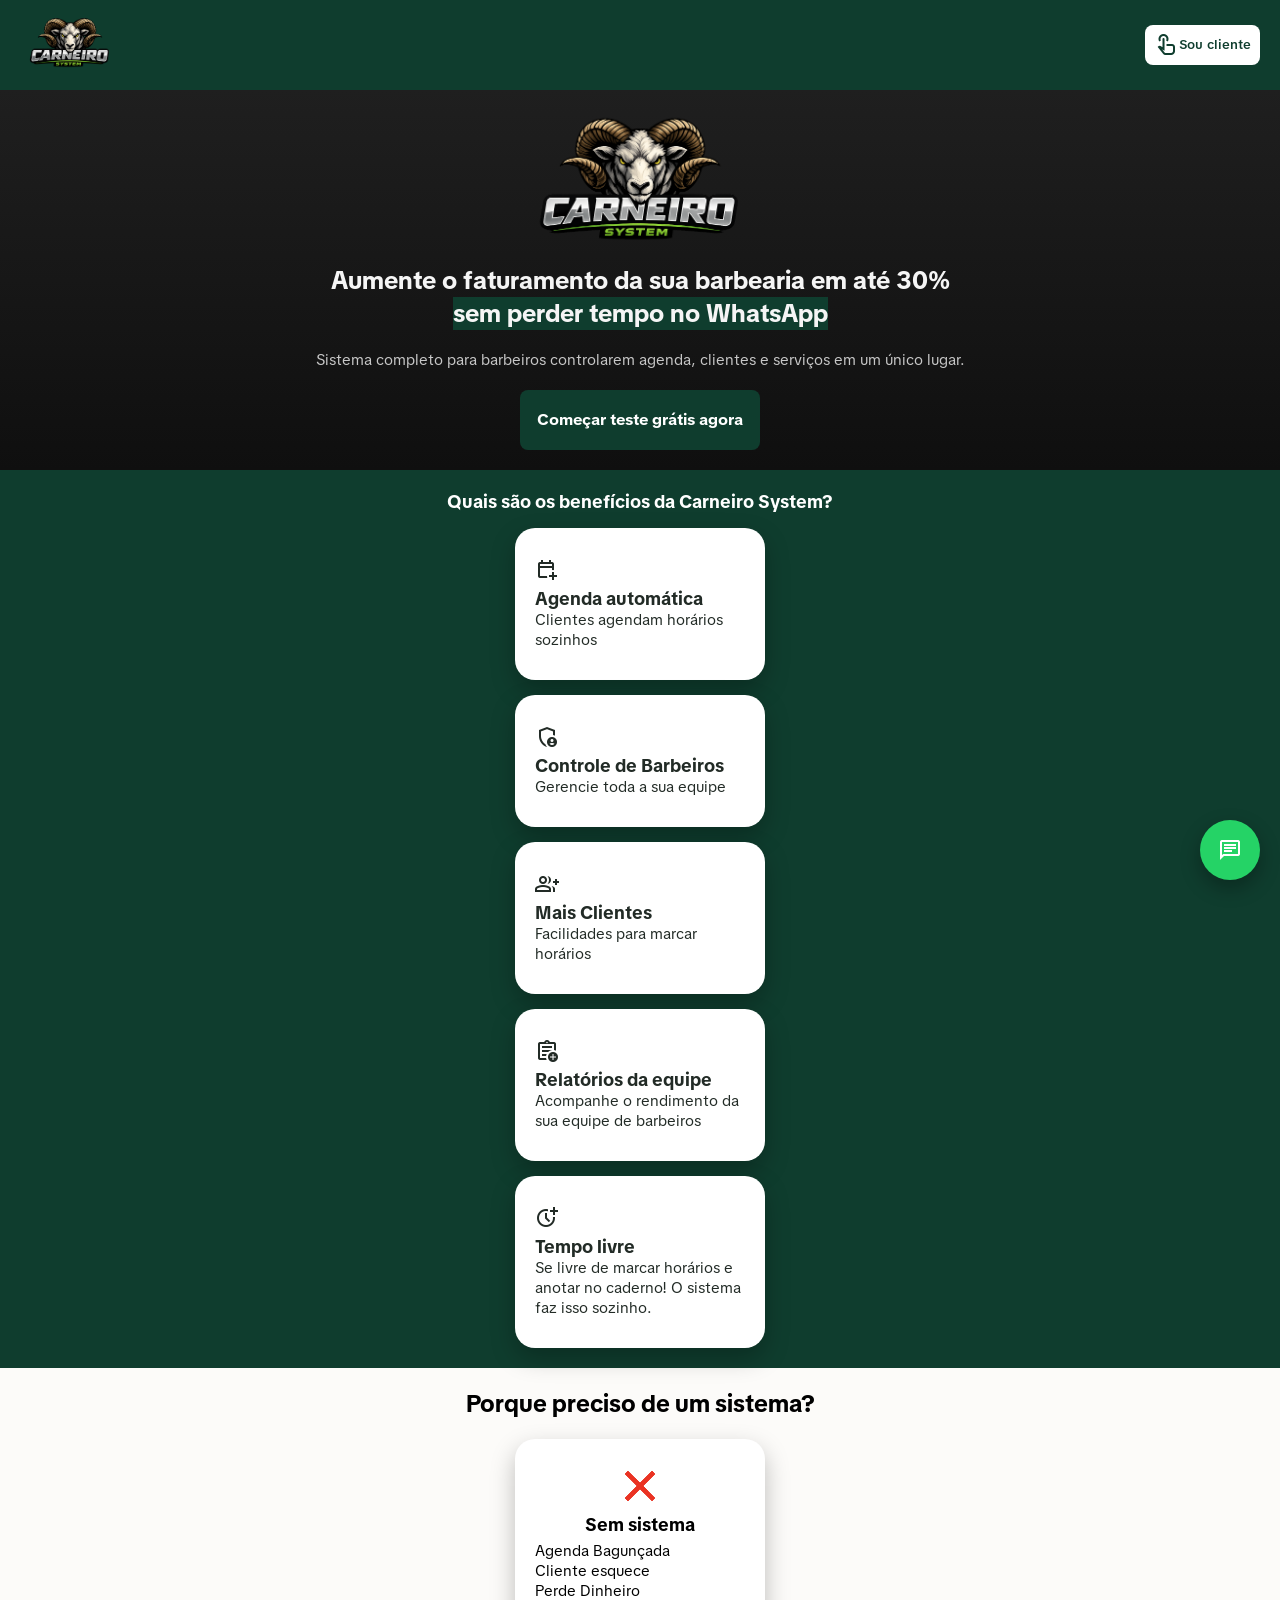
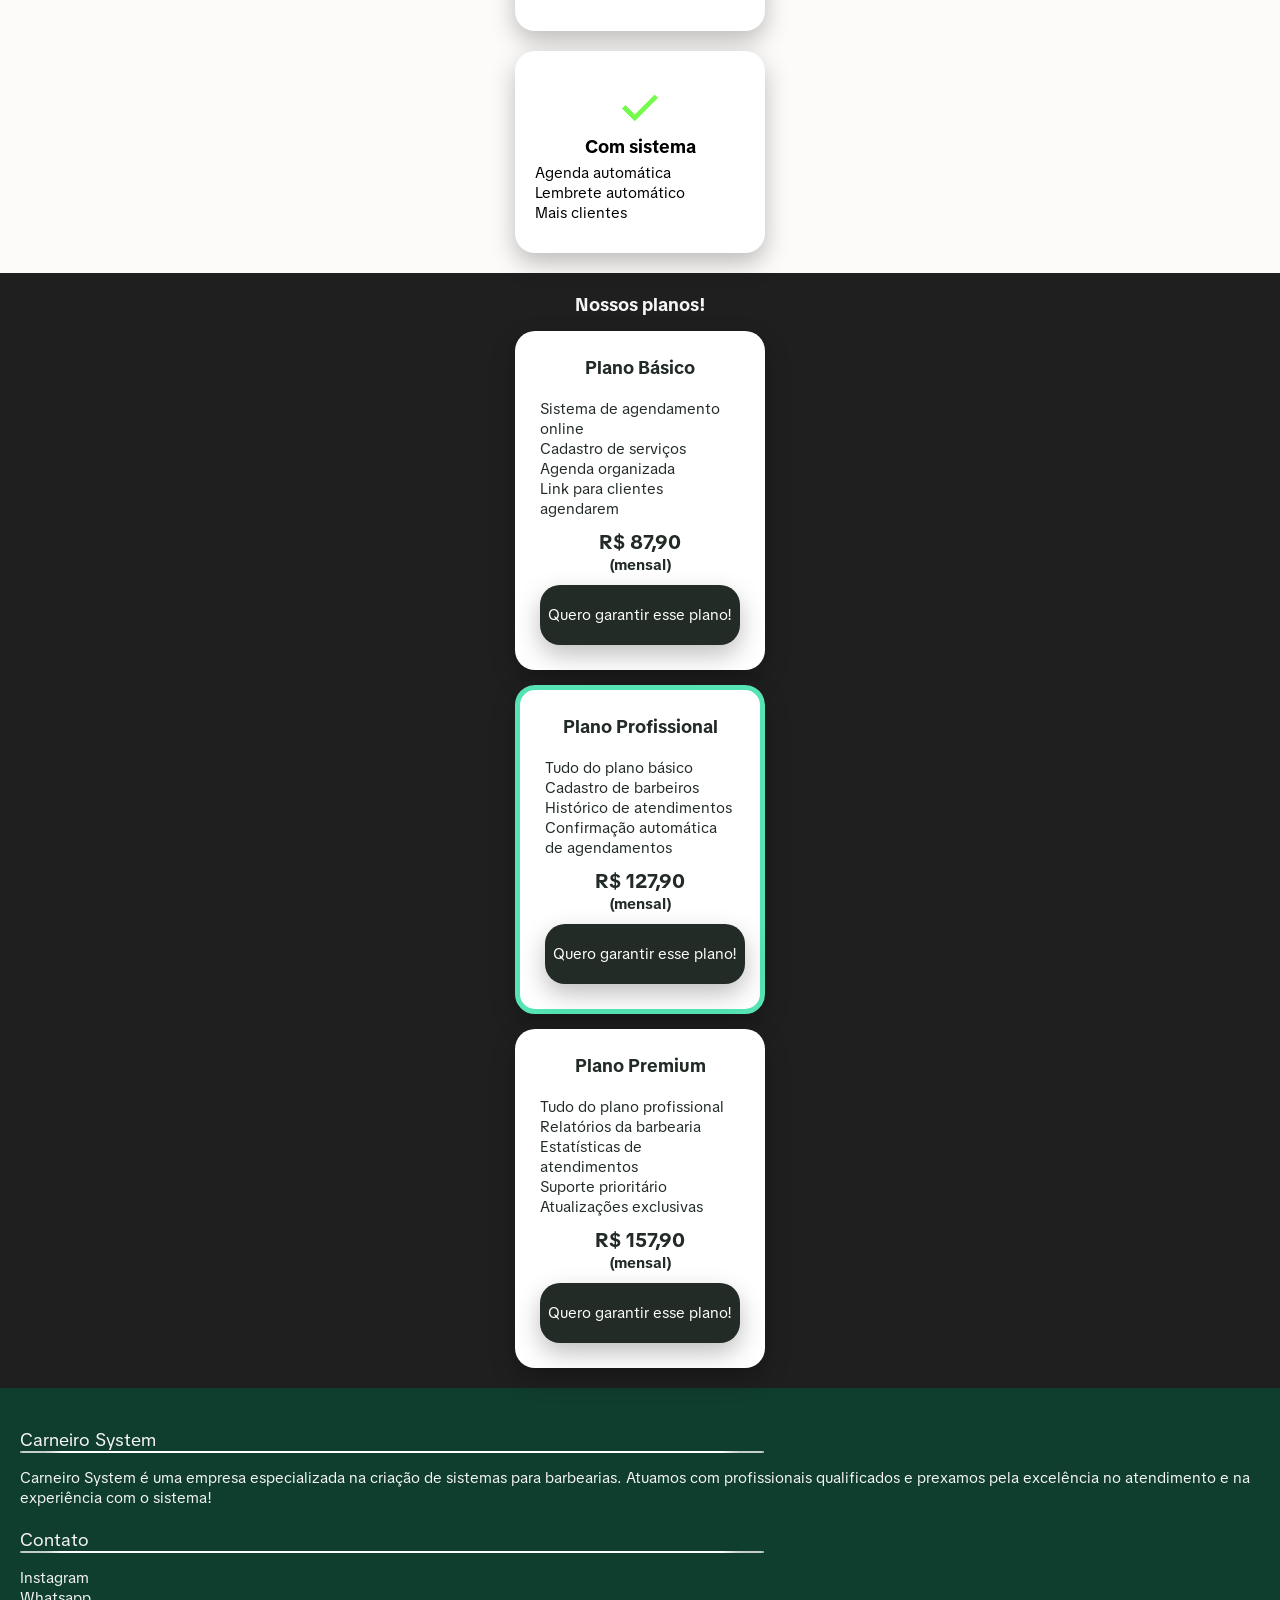
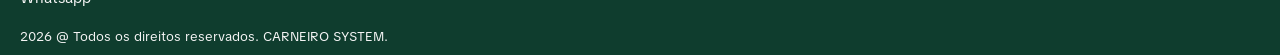
<file: index.html>
<!--***************************************************************************************
    LANDING PAGE - TELA PRINCIPAL DO SISTEMA PARA VENDAS E APRESENTAÇÃO DO PRODUTO
*******************************************************************************************-->

<!DOCTYPE html>
<html lang="pt-br">
<head>
    <meta charset="UTF-8">
    <meta name="viewport" content="width=device-width, initial-scale=1.0">
    <link href="https://fonts.googleapis.com/css2?family=TikTok+Sans:opsz,wght@12..36,300..900&display=swap" rel="stylesheet">
    <link rel="stylesheet" href="css/index/index.css">
    <link rel="stylesheet" href="css/index/planos.css">
    <link href="https://fonts.googleapis.com/css2?family=Material+Symbols+Outlined" rel="stylesheet">
    <title>Carneiro System</title>
</head>
<body>

<header>
    <div class="nav-bar">

        <div class="logo">
            <img class="logo" src="img/logo-sem-fundo.png" alt="">
        </div>
        <a href="pages/login.html" class="btn-cliente"> <span class="material-symbols-outlined"><span class="material-symbols-outlined">
touch_app
</span></span>Sou cliente</a>
    </div>
</header>


<section class="principal">
    <div class="txt-principal">
        <img class="logo-foto" src="img/logo-sem-fundo.png" alt="logo">

        <h1>
            Aumente o faturamento da sua barbearia em até 30% <br><strong>sem perder tempo no WhatsApp</strong>
        </h1>
        <p class="txt-sec">
            Sistema completo para barbeiros controlarem agenda, clientes e serviços em um único lugar.
        </p>
        <div class="btn-comecar">
            <a href="https://wa.me/5562981956642?text=Gostaria%20de%20fazer%20o%20teste%20de%205%20dias%20grátis!
"><strong>Começar teste grátis agora</strong></a>
        </div>
    </div>
</section>
    
<section class="container-cards">
    <h3 class="txt-beneficios">Quais são os benefícios da <strong>Carneiro System?</strong></h3>
    
    <div class="card-beneficios">
        <span class="material-symbols-outlined">calendar_add_on</span>
        <h3>Agenda automática</h3>
        <p>Clientes agendam horários sozinhos</p>
    </div>

    <div class="card-beneficios">
        <span class="material-symbols-outlined">admin_panel_settings</span>
        <h3>Controle de Barbeiros</h3>
        <p>Gerencie toda a sua equipe</p>
    </div>

    <div class="card-beneficios">
        <span class="material-symbols-outlined">group_add</span>
        <h3>Mais Clientes</h3>
        <p>Facilidades para marcar horários</p>
    </div>

    <div class="card-beneficios">
        <span class="material-symbols-outlined">assignment_add</span>
        <h3>Relatórios da equipe</h3>
        <p>Acompanhe o rendimento da sua equipe de barbeiros</p>
    </div>

    <div class="card-beneficios">
        <span class="material-symbols-outlined">more_time</span>
        <h3>Tempo livre</h3>
        <p>Se livre de marcar horários e anotar no caderno! O sistema faz isso sozinho.</p>
    </div>


</section>


<section class="card-prova"> <!--CARDS DA PROVA SOCIAL ANTES VS DEPOIS-->
    
    <h2 class="why-system">Porque preciso de um sistema?</h2>

    <div class="antes">
        <div class="icone-fechar">
            <img src="img/close.png" alt="">            
        </div>
        
        <h3 class="no-system">Sem sistema</h3>
        <p>Agenda Bagunçada</p>
        <p>Cliente esquece</p>
        <p>Perde Dinheiro</p>
    </div>

    
    <div class="depois">

        <div class="icone-check">
            <img src="img/check.png" alt="">
        </div>
        <h3 class="with-system">Com sistema</h3>
        <p>Agenda automática</p>
        <p>Lembrete automático</p>
        <p>Mais clientes</p>
    </div>


</section>



<section class="container-planos">
    <h3 class="titulo-planos">Nossos planos!</h3>
    <div class="plano-basico">
        
      <h3 class="titulo-card-planos">Plano Básico</h3>
      
      <p> Sistema de agendamento online</p>
      <p>Cadastro de serviços</p>
      <p>Agenda organizada</p>
      <p>Link para clientes agendarem</p>  
      <h4 class="valor">R$ 87,90 <p class="mensal">(mensal)</p></h4>

      <div class="btn-mensagem">
            <a href="https://wa.me/5562981956642?text=Gostaria%20de%20fazer%20o%20teste%20de%205%20dias%20grátis!">
                Quero garantir esse plano!</a>
        </div>
    </div>
    
    <div class="plano-profissional">
      <h3 class="titulo-card-planos">Plano Profissional</h3>
      <p>Tudo do plano básico</p>
      <p>Cadastro de barbeiros</p>
      <p>Histórico de atendimentos</p>
      <p>Confirmação automática de agendamentos</p>  
      <h4 class="valor">R$ 127,90 <p class="mensal">(mensal)</p></h4>

      <div class="btn-mensagem">
            <a href="https://wa.me/5562981956642?text=Gostaria%20de%20fazer%20o%20teste%20de%205%20dias%20grátis!">
                Quero garantir esse plano!</a>
        </div>
    </div>

    <div class="plano-premium">
        <h3 class="titulo-card-planos">Plano Premium</h3>
            <p>Tudo do plano profissional</p>
            <p>Relatórios da barbearia</p>
            <p>Estatísticas de atendimentos</p>
            <p>Suporte prioritário</p>
            <p>Atualizações exclusivas</p>  
        <h4 class="valor">R$ 157,90 <p class="mensal">(mensal)</p></h4>
        
        <div class="btn-mensagem">
            <a href="https://wa.me/5562981956642?text=Quero%20garantir%20o%20plano%20profissional!">
                Quero garantir esse plano!</a>
        </div>
        
    </div>

</section>

<section class="finalizacao">    

    <div class="encerramento">
        <p class="carneiro-system">Carneiro System</p>
        <div class="linha"></div>
        <p>Carneiro System é uma empresa especializada na criação de sistemas para barbearias. Atuamos com profissionais
        qualificados e prexamos pela excelência no atendimento e na experiência com o sistema!</p>         
    </div>

    <div class="contato">
        <p class="contato">Contato</p>
        <div class="linha"></div>
        <p>Instagram</p>
        <p>Whatsapp</p>
       
    </div>

    <div class="direitos">
        2026 @ Todos os direitos reservados. CARNEIRO SYSTEM.
    </div>


</section>


<a href="https://wa.me/5562981956642?text=Quero%20aumentar%20o%20faturamento%20da%20minha%20barbearia!"
   class="btn-whatsapp"
   target="_blank">
   
   <span class="material-symbols-outlined">chat</span>
</a>



</body>
</html>
</file>
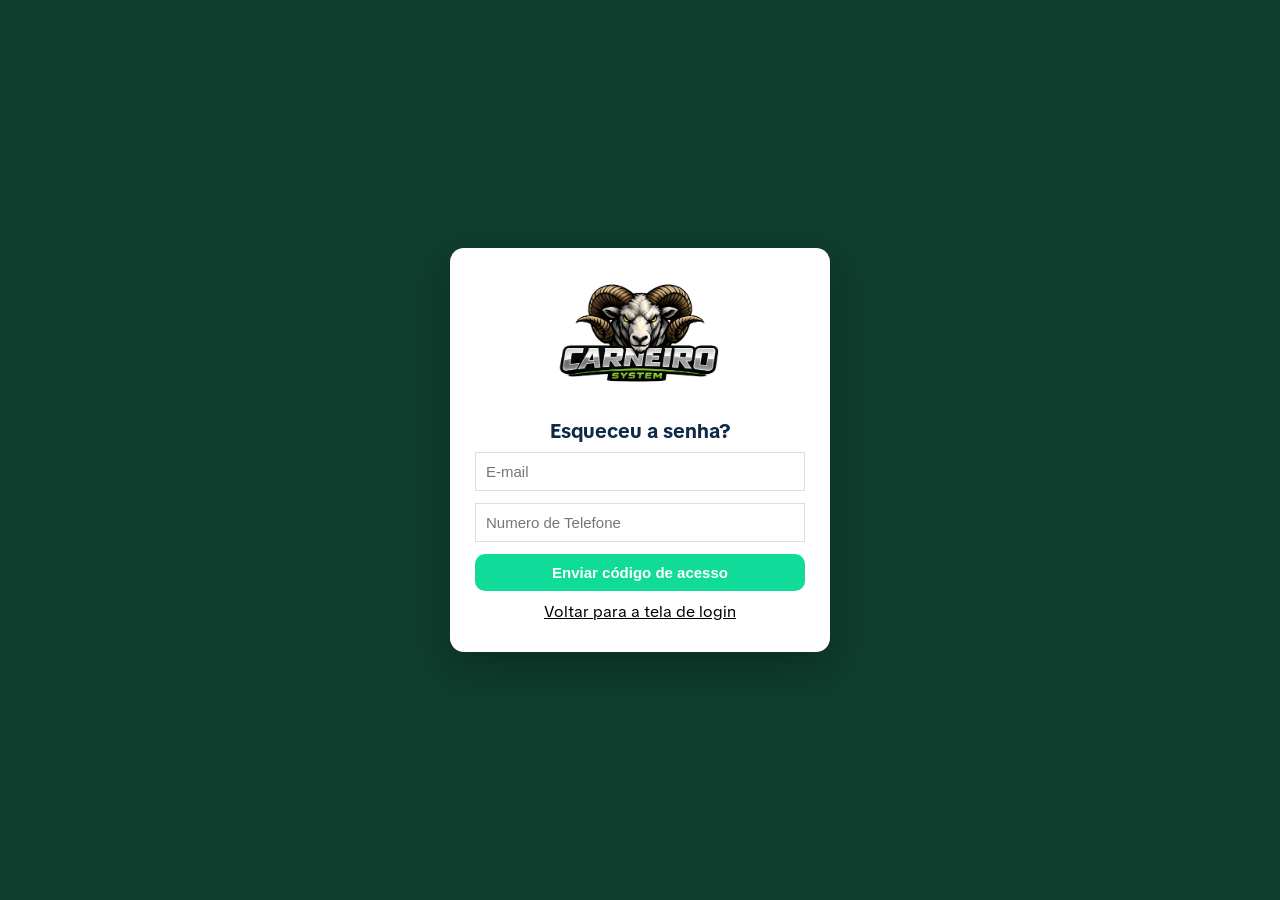
<file: pages/forgot.html>
<!DOCTYPE html>
<html lang="pt-br">
<head>
    <meta charset="UTF-8">
    <meta name="viewport" content="width=device-width, initial-scale=1.0">
    <link rel="stylesheet" href="../css/forgot.css">
    <link href="https://fonts.googleapis.com/css2?family=TikTok+Sans:opsz,wght@12..36,300..900&display=swap" rel="stylesheet">
    <title>Esqueceu a senha!</title>
</head>
<body>
    
    <div class="login-container">
        <img src="../img/logo-sem-fundo.png" alt="logo" class="logo">
        <h1>Esqueceu a senha?</h1>     
    
    <form>
        <input type="email" placeholder="E-mail" required>
        <input type="number" placeholder="Numero de Telefone" required>
        <button type="submit">Enviar código de acesso</button>        
    </form>
    <a href="login.html" class="forgot">Voltar para a tela de login</a>
    </div>
</body>
</html>
</file>
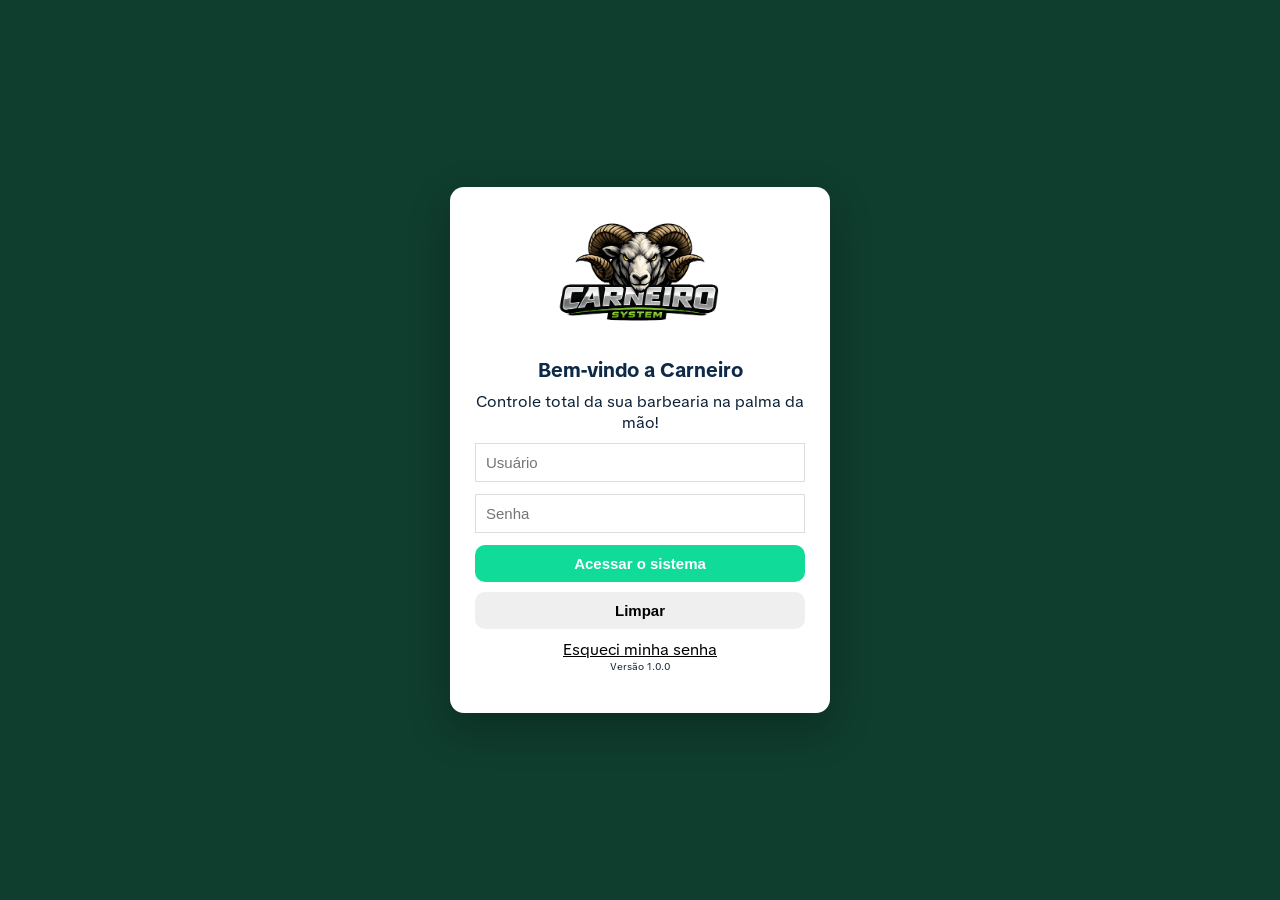
<file: pages/login.html>
<!--****************************************************
                    TELA DE LOGIN
******************************************************-->


<!DOCTYPE html>
<html lang="pt-br">
<head>
    <meta charset="UTF-8">
    <meta name="viewport" content="width=device-width, initial-scale=1.0">
    <link href="https://fonts.googleapis.com/css2?family=TikTok+Sans:opsz,wght@12..36,300..900&display=swap" rel="stylesheet">
    <link rel="stylesheet" href="../css/login.css">
    <title>Tela de Login</title>
</head>

<body>

    <script src="../js/login.js"></script>

    <div class="login-container">
        <img src="../img/logo-sem-fundo.png" alt="logo" class="logo">
        <h1>Bem-vindo a Carneiro</h1>
        <p>Controle total da sua barbearia na palma da mão!</p>        
    
        <form onsubmit="return validarLogin()">
            <input type="email" id="usuario" placeholder="Usuário" required>
            <input type="password" id="senha" placeholder="Senha" required>
            <button type="submit">Acessar o sistema</button>
            <button type="reset">Limpar</button>        
        </form>


        <a href="forgot.html" class="forgot">Esqueci minha senha</a>
        <p class="versao">Versão 1.0.0</p>
    </div>
    
</body>
</html>
</file>
<file: css/index/index.css>
/* *************************************************************************************
    LANDING PAGE - TELA PRINCIPAL DO SISTEMA PARA VENDAS E APRESENTAÇÃO DO PRODUTO
****************************************************************************************** */

*{
    margin: 0;
    padding: 0;
    box-sizing: border-box;
    font-family: "TikTok Sans", sans-serif;
    
}

h1 { font-size: 25px; }
h3 { font-size: 18px; }
p { font-size: 15px; }

body{
    background-color:#0F0F0F ;
}
header{
    background:#0F3D2E;
    padding:15px 20px;
    
}


.nav-bar{ /* BARRA SUPERIOR*/
    display:flex;
    align-items:center;
    justify-content:space-between;
    gap: 30px;
}

.logo-foto{ /* LOGO PRINCIPAL*/
    width: 250px;
    height: auto;
    
}

.logo{ /* LOGO DA NAVBAR*/
    width: 100px;
    height: auto;
    justify-content: center;
    display: flex;
    align-items: center;
}



.btn-cliente{ /* BOTAO PARA ENTRAR NO SISTEMA*/
    background:white;
    color:#0F3D2E;
    border-radius:8px;
    text-decoration:none;
    font-weight:600;
    font-size: small;
    cursor:pointer;
    transition:0.3s;
    width: 115px;
    height: 40px;
    align-items: center;
    justify-content: center;
    display: flex;
}

.btn-cliente:hover{ /* EFEITO DO BOTAO DESKTOP*/
    transform:scale(1.05);
}


strong{ /* FUNDO DA TAG STRONG*/
    background-color:#0F3D2E ;
}

.principal{ /* texto principal*/
    background:linear-gradient(180deg, #1F1F1F, #0F0F0F);
    color: #F5F5F5;
    align-items: center;
    text-align: center;
    padding: 20px 20px;
    font-size: 13px;
    
    
}

.txt-sec{ /* texto secundario*/
    padding: 20px;
    opacity: 0.8;
    
}

.txt-beneficios{ /* TITULO BENEFICIOS*/
    color: #ffffff;
    text-align: center;

}

.btn-comecar{ /* PRIMEIRO BOTAO DE COMEÇAR TESTE GRATIS*/
    height:60px;
    width:240px;
    border-radius:8px;
    background-color: #0F3D2E;
    color:#ffffff;
    display:flex;
    justify-content:center;
    align-items:center;
    margin:auto;
    font-size:16px;
    cursor:pointer;
    transition:0.3s;
}

a{
    text-decoration: none; /* PARA TIRAR A COR E O SUBLINHADO DO BOTAO */
    color: inherit;
    
}

.btn-comecar:hover{ /* EFEITO PRIMEIRO BOTAO COMEÇAR*/
    transform:scale(1.05);
}

.container-cards{ /* FUNDO DA SECTION DOS CARDS BENEFICIOS*/
    background-color: #0F3D2E;
    padding: 20px;
    flex-direction: column;
    display: flex;
    gap: 15px;
    
}
.card-beneficios{ /* CARDS BENEFICIOS*/
    
    padding: 30px 20px 30px 20px;
    font-size: 15px;
    /*align-items: center;*/
    text-align: left;
    margin: auto;
    background-color: #ffffff;
    border-radius: 20px;
    width: 250px;
    color: #222b26;
    box-shadow:0 10px 25px rgba(0,0,0,0.25);
    transition:0.3s;
    
    
}

.card-beneficios:hover { /* EFEITO DESKTOP DOS CARDS BENEFICIOS*/
    transform: translateY(-5px);
}

.card-prova{
    align-items: center;
    display: flex;
    flex-direction: column;
    background-color: rgb(252, 251, 249);
    padding: 20px 0px 20px 0px;
    gap: 20px;
}

.why-system{
    text-align: center;
    font-size: large 20px;
}

.antes{
    background-color: white;
    border-radius: 20px;
    width: 250px;
    padding:20px 20px 30px 20px ;
    box-shadow:0 10px 25px rgba(0,0,0,0.25);
}

.icone-fechar, .icone-check{    
    justify-content: center;
    display: flex;
    margin: 2px;
}

.no-system, .with-system{
    text-align: center;
    margin-bottom: 5px;
}

.depois{
    background-color: white;
    border-radius: 20px;
    width: 250px;
    padding:30px 20px 30px 20px ;
    box-shadow:0 10px 25px rgba(0,0,0,0.25);


}


.plano-profissional { /* EFEITO CARD PLANO PROFISSIONAL*/
    
    border: 5px solid #56e4b4;
}

.finalizacao{ /*FINALIZACAO DO SITE*/
    background-color: #0F3D2E;
    color: #F5F5F5;
    padding: 20px 20px 10px 20px;
    text-align: left;
    font-size: small;
    
}

.contato, .carneiro-system{ /* FONTE DO FINAL DA PAGINA*/
    font-size: large;
}

.linha{ /* LINHA DE DESIGN*/
    background-color: #ffffff;
    border-radius: 20%;
    height: 2px;
    width: 60%;
    margin-bottom: 15px;
    
}

.encerramento{    /* ALINHAMENTO DO FINAL DA PAGINA*/
    text-align: left;
    padding: 20px 0px 20px 0px;
}

.telefone{
    background-color: #0F0F0F;
    border-radius: 20px;
    height: 50px;
    align-items: center;
    justify-content: center;
    display: flex;
}

.direitos{ /* FOOTER DA PAGINA*/
    padding: 20px 0px 0px 0px;
}



.btn-whatsapp{
    position: fixed;
    bottom: 20px;
    right: 20px;
    background-color: #25D366;
    color: white;
    width: 60px;
    height: 60px;
    border-radius: 50%;
    display: flex;
    justify-content: center;
    align-items: center;
    font-size: 28px;
    box-shadow: 0 8px 20px rgba(0,0,0,0.3);
    z-index: 999;
    transition: 0.3s;
}

.btn-whatsapp:hover{
    transform: scale(1.1);
}

@keyframes pulse {
    0% {transform: scale(1);}
    50% {transform: scale(1.1);}
    100% {transform: scale(1);}
}

.btn-whatsapp{
    animation: pulse 2s infinite;
}
</file>
<file: css/index/planos.css>
*{
    margin: 0;
    padding: 0;
    box-sizing: border-box;
    font-family: "TikTok Sans", sans-serif;
    
}

.titulo-planos{
    text-align: center;
    color: #F5F5F5;
}

.container-planos{
    background-color: #1F1F1F;
    padding: 20px;
    flex-direction: column;
    display: flex;
    gap: 15px;
}

.plano-basico, .plano-profissional, .plano-premium{
    padding: 25px;
    font-size: 15px;
    align-items: center;
    text-align: left;
    margin: auto;
    background-color: #ffffff;
    border-radius: 20px;
    width: 250px;
    color: #222b26;
    box-shadow:0 10px 25px rgba(0,0,0,0.25);
    transition:0.3s;
}

.plano-profissional:hover{
    transform: translateY(-5px);
}
.titulo-card-planos{
    text-align: center;
    padding: 0px 0px 20px;
}

.valor{
    padding: 10px;
    text-align: center;
    font-size: 20px;
}
.mensal{
    font-size: 15px;
}

.btn-mensagem{
    background-color: #222b26;
    box-shadow:0 10px 25px rgba(0,0,0,0.25);
    color: rgb(255, 255, 255);   
    height:60px;
    width:200px;
    border-radius:8px;
    display: flex;
    text-align: center;
    align-items: center;
    justify-content: center;
    border-radius: 20px;
    cursor:pointer;
    transition:0.3s;

}

.btn-mensagem:hover{
    transform:scale(1.05);
}
</file>
<file: css/forgot.css>
*{
    margin: 0;
    padding: 0;
    box-sizing: border-box;
}


body{
    font-family: "TikTok Sans", sans-serif;
    background-color: #0F3D2E;
    display: flex;
    justify-content: center; /* Centralizar todos os elementos da pagina/body */
    align-items: center;
    min-height: 100vh;
    padding: 20px;
    background-size: 400% 400%;
    animation: fundoAnimado 4s ease infinite;
}
@keyframes fundoAnimado {
    0% {
        background-position: 0% 50%;
    }
    50% {
        background-position: 100% 50%;
    }
    100% {
        background-position: 0% 50%;
    }
}
.login-container{
    background-color: #ffffff; /* cor do fundo do container*/
    color: #0B1F35; /* cor da fonte*/
    border-radius: 14px;
    width: 100%; /* ocupar 100% do espaço da largura*/
    max-width: 380px; /* limitar a largura a 380px*/
    padding: 30px 25px;
    box-shadow: 0 15px 40px rgba(0, 0, 0, 0.25);
    text-align: center;
}
.logo{
    height: auto; /* altura da logo auto para nao esticar e  acompanhar a largura*/
    width: 200px;    /* largura da logo*/
    border-radius: 20px; /* borda bonitinha*/
    margin: 0 auto 20px;
    display: block;
    
}
h1{
    margin-bottom: 8px;
    color: #0E2A47;
    font-size: 20px;
}
p{
    margin-bottom: 10px;
}
input{
    width: 100%;
    padding: 10px;
    margin-bottom: 12px;
    border: 0.5px solid #ddd;
    font-size: 15px;
}

input:focus{
    border-color: #10B981;
    box-shadow: 0 0 0 2px rgba(16, 185, 129, 0.2);
}

button{
    width: 100%;
    padding: 10px;
    border-radius: 10px;
    font-size: 15px;
    font-weight: bold;
    cursor: pointer;
    transition: 0.3s;
    margin-bottom: 10px;
    border: 0.5px;
}

button[type="submit"]{
    background-color: #10db98;
    color: white;
}

button[type="submit"]:hover {
    background-color: #1aa778;
}

.forgot{ /* o esqueceu senha*/
    background-color: white;
    color: black;
    display: flex;
    justify-content: center;
        
}

.forgot:hover {
    text-decoration: underline;
}
</file>
<file: css/login.css>
*{
    margin: 0;
    padding: 0;
    box-sizing: border-box;
}


body{
    font-family: "TikTok Sans", sans-serif;
    background-color: #0F3D2E;
    display: flex;
    justify-content: center; /* Centralizar todos os elementos da pagina/body */
    align-items: center;
    min-height: 100vh;
    padding: 20px;
    background-size: 400% 400%;
    animation: fundoAnimado 4s ease infinite;
}
@keyframes fundoAnimado {
    0% {
        background-position: 0% 50%;
    }
    50% {
        background-position: 100% 50%;
    }
    100% {
        background-position: 0% 50%;
    }
}
.login-container{
    background-color: #ffffff; /* cor do fundo do container*/
    color: #0B1F35; /* cor da fonte*/
    border-radius: 14px;
    width: 100%; /* ocupar 100% do espaço da largura*/
    max-width: 380px; /* limitar a largura a 380px*/
    padding: 30px 25px;
    box-shadow: 0 15px 40px rgba(0, 0, 0, 0.25);
    text-align: center;
    animation: fadeIn 1.0s ease-in-out;
}
.logo{
    height: auto; /* altura da logo auto para nao esticar e  acompanhar a largura*/
    width: 200px;    /* largura da logo*/
    border-radius: 20px; /* borda bonitinha*/
    margin: 0 auto 20px;
    display: block;
    
}
h1{
    margin-bottom: 8px;
    color: #0E2A47;
    font-size: 20px;
}
p{
    margin-bottom: 10px;
}
input{
    width: 100%;
    padding: 10px;
    margin-bottom: 12px;
    border: 0.5px solid #ddd;
    font-size: 15px;
}

input:focus{
    border-color: #10B981;
    box-shadow: 0 0 0 2px rgba(16, 185, 129, 0.2);
}

button{
    width: 100%;
    padding: 10px;
    border-radius: 10px;
    font-size: 15px;
    font-weight: bold;
    cursor: pointer;
    transition: 0.3s;
    margin-bottom: 10px;
    border: 0.5px;
}

button[type="submit"]{
    background-color: #10db98;
    color: white;
}

button[type="submit"]:hover {
    background-color: #1aa778;
}

.forgot{ /* o esqueceu senha*/
    background-color: white;
    color: black;
    display: flex;
    justify-content: center;
        
}

.forgot:hover {
    text-decoration: underline;
}

.versao{
    font-size: 10px; /*número da versão*/
}


@keyframes fadeIn {
    from {
        opacity: 0;
        transform: translateY(40px);
    }
    to {
        opacity: 1;
        transform: translateY(0);
    }
}
</file>
